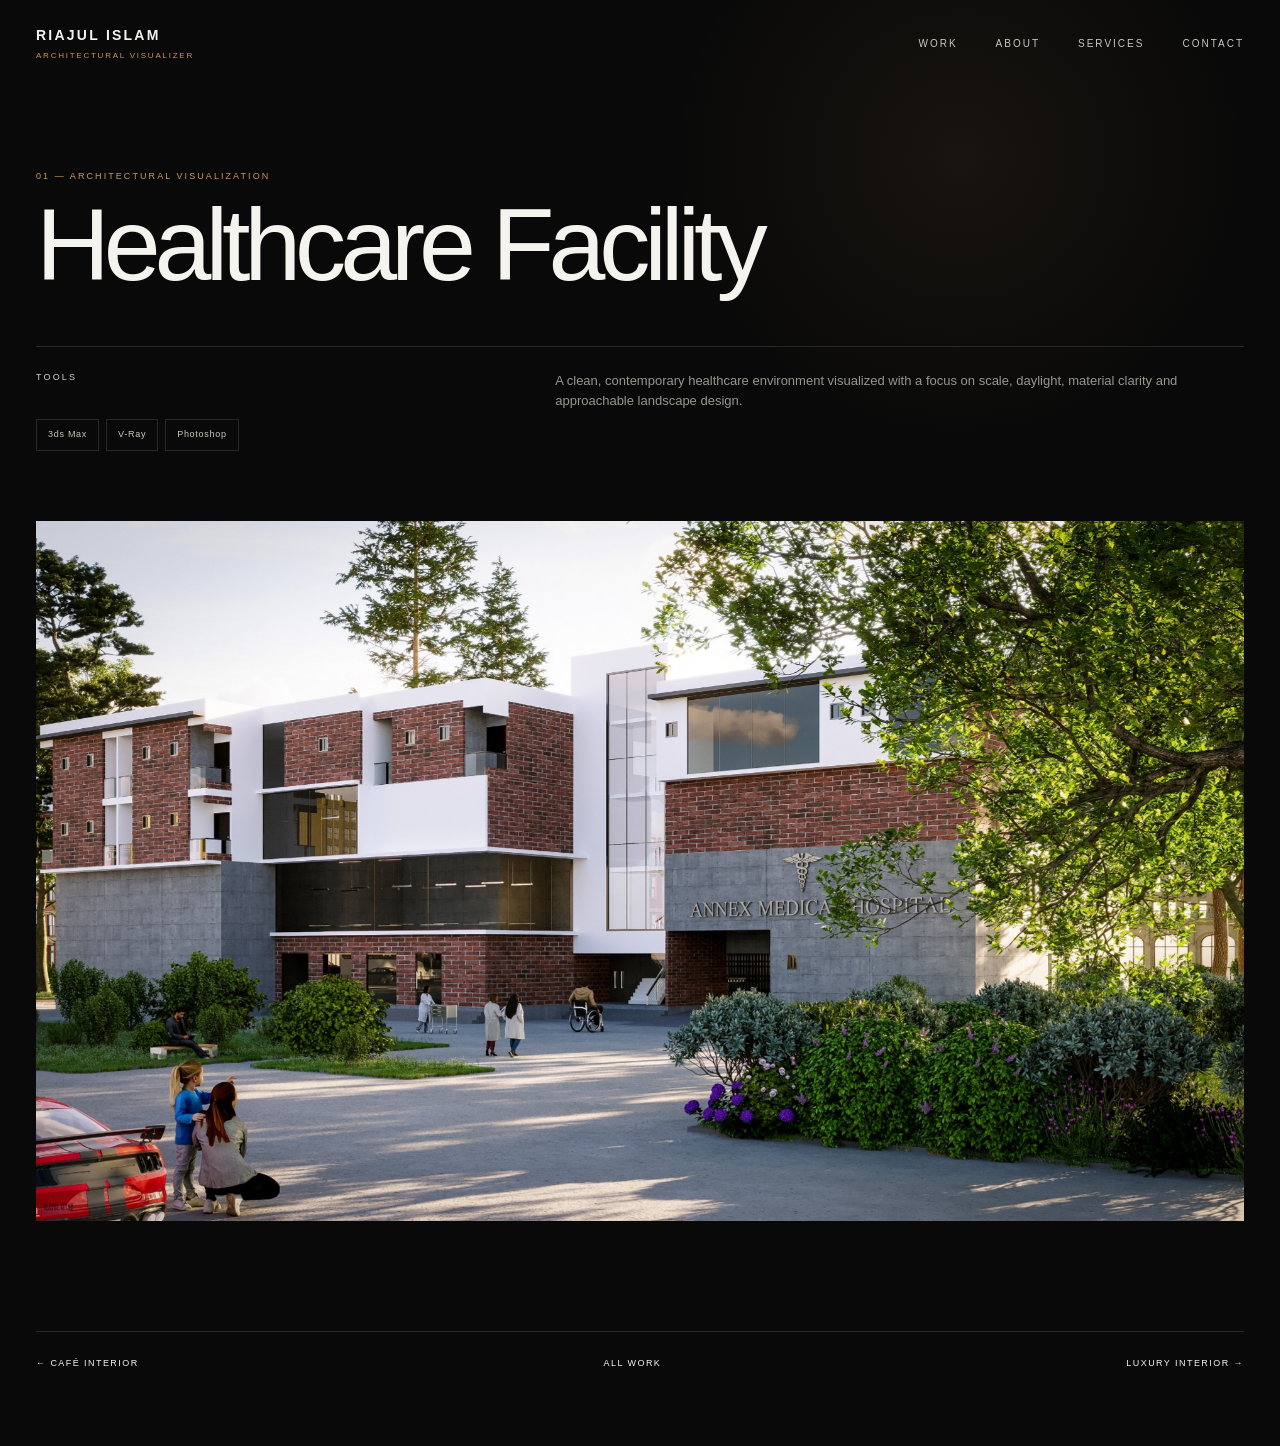
<file: work/project-01.html>
<!doctype html><html lang="en"><head><meta charset="utf-8"><meta name="viewport" content="width=device-width,initial-scale=1">
<title>Healthcare Facility — Riajul Islam</title><link rel="stylesheet" href="../assets/css/style.css"></head><body>
<header class="nav"><div class="container nav-inner">
      <a class="logo" href="../index.html"><span>RIAJUL ISLAM</span><small>ARCHITECTURAL VISUALIZER</small></a>
      <button class="menu" aria-label="Menu">☰</button>
      <nav class="nav-links"><a href="../index.html#work">Work</a><a href="../index.html#about">About</a><a href="../index.html#services">Services</a><a href="../index.html#contact">Contact</a></nav>
    </div></header>
<section class="project-hero"><div class="container">
 <div class="eyebrow">01 — Architectural Visualization</div><h1>Healthcare Facility</h1>
 <div class="project-meta"><div><div class="kicker">Tools</div><div class="skills"><span class="tag">3ds Max</span><span class="tag">V-Ray</span><span class="tag">Photoshop</span></div></div><p>A clean, contemporary healthcare environment visualized with a focus on scale, daylight, material clarity and approachable landscape design.</p></div>
</div></section>
<section class="gallery container"><div class="full reveal"><img src="../assets/images/healthcare-01.jpg" alt="Healthcare Facility"></div></section>
<div class="container project-nav"><a href="project-06.html">← Café Interior</a><a href="../index.html#work">All Work</a><a href="project-02.html">Luxury Interior →</a></div>
<script src="../assets/js/main.js"></script></body></html>
</file>
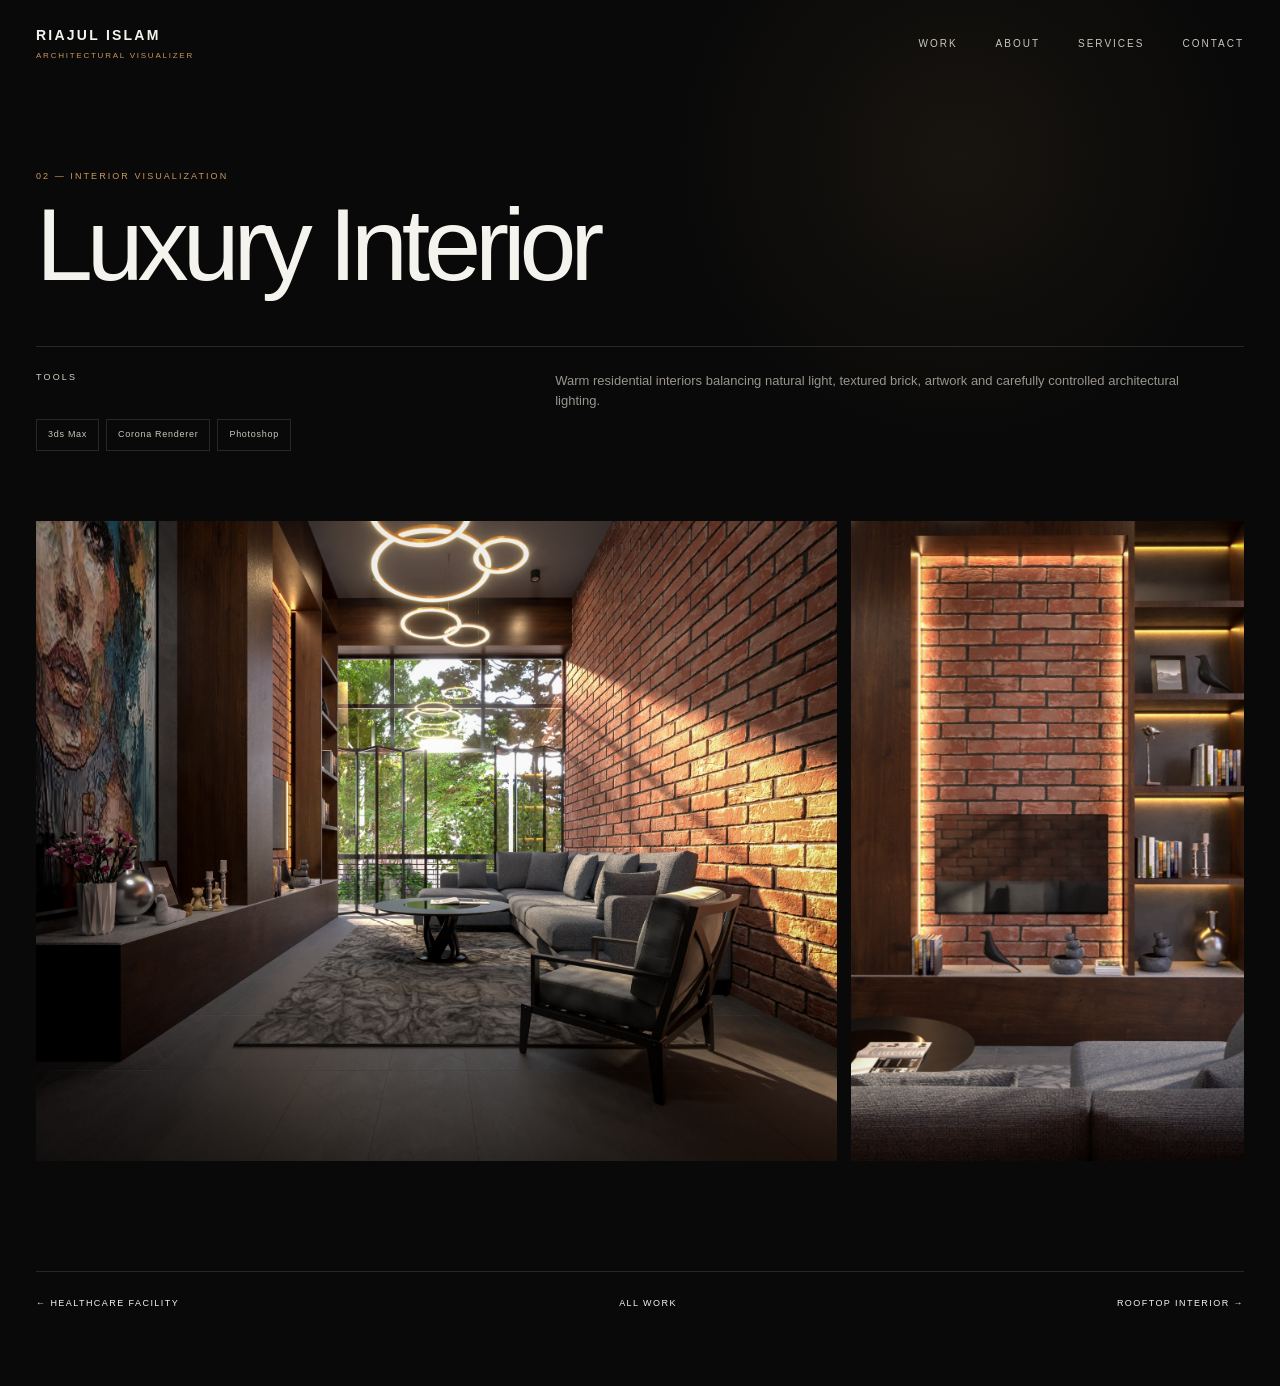
<file: work/project-02.html>
<!doctype html><html lang="en"><head><meta charset="utf-8"><meta name="viewport" content="width=device-width,initial-scale=1">
<title>Luxury Interior — Riajul Islam</title><link rel="stylesheet" href="../assets/css/style.css"></head><body>
<header class="nav"><div class="container nav-inner">
      <a class="logo" href="../index.html"><span>RIAJUL ISLAM</span><small>ARCHITECTURAL VISUALIZER</small></a>
      <button class="menu" aria-label="Menu">☰</button>
      <nav class="nav-links"><a href="../index.html#work">Work</a><a href="../index.html#about">About</a><a href="../index.html#services">Services</a><a href="../index.html#contact">Contact</a></nav>
    </div></header>
<section class="project-hero"><div class="container">
 <div class="eyebrow">02 — Interior Visualization</div><h1>Luxury Interior</h1>
 <div class="project-meta"><div><div class="kicker">Tools</div><div class="skills"><span class="tag">3ds Max</span><span class="tag">Corona Renderer</span><span class="tag">Photoshop</span></div></div><p>Warm residential interiors balancing natural light, textured brick, artwork and carefully controlled architectural lighting.</p></div>
</div></section>
<section class="gallery container"><div class="wide reveal"><img src="../assets/images/luxury-interior-01.jpg" alt="Luxury Interior"></div><div class="small reveal"><img src="../assets/images/luxury-interior-02.jpg" alt="Luxury Interior"></div></section>
<div class="container project-nav"><a href="project-01.html">← Healthcare Facility</a><a href="../index.html#work">All Work</a><a href="project-03.html">Rooftop Interior →</a></div>
<script src="../assets/js/main.js"></script></body></html>
</file>
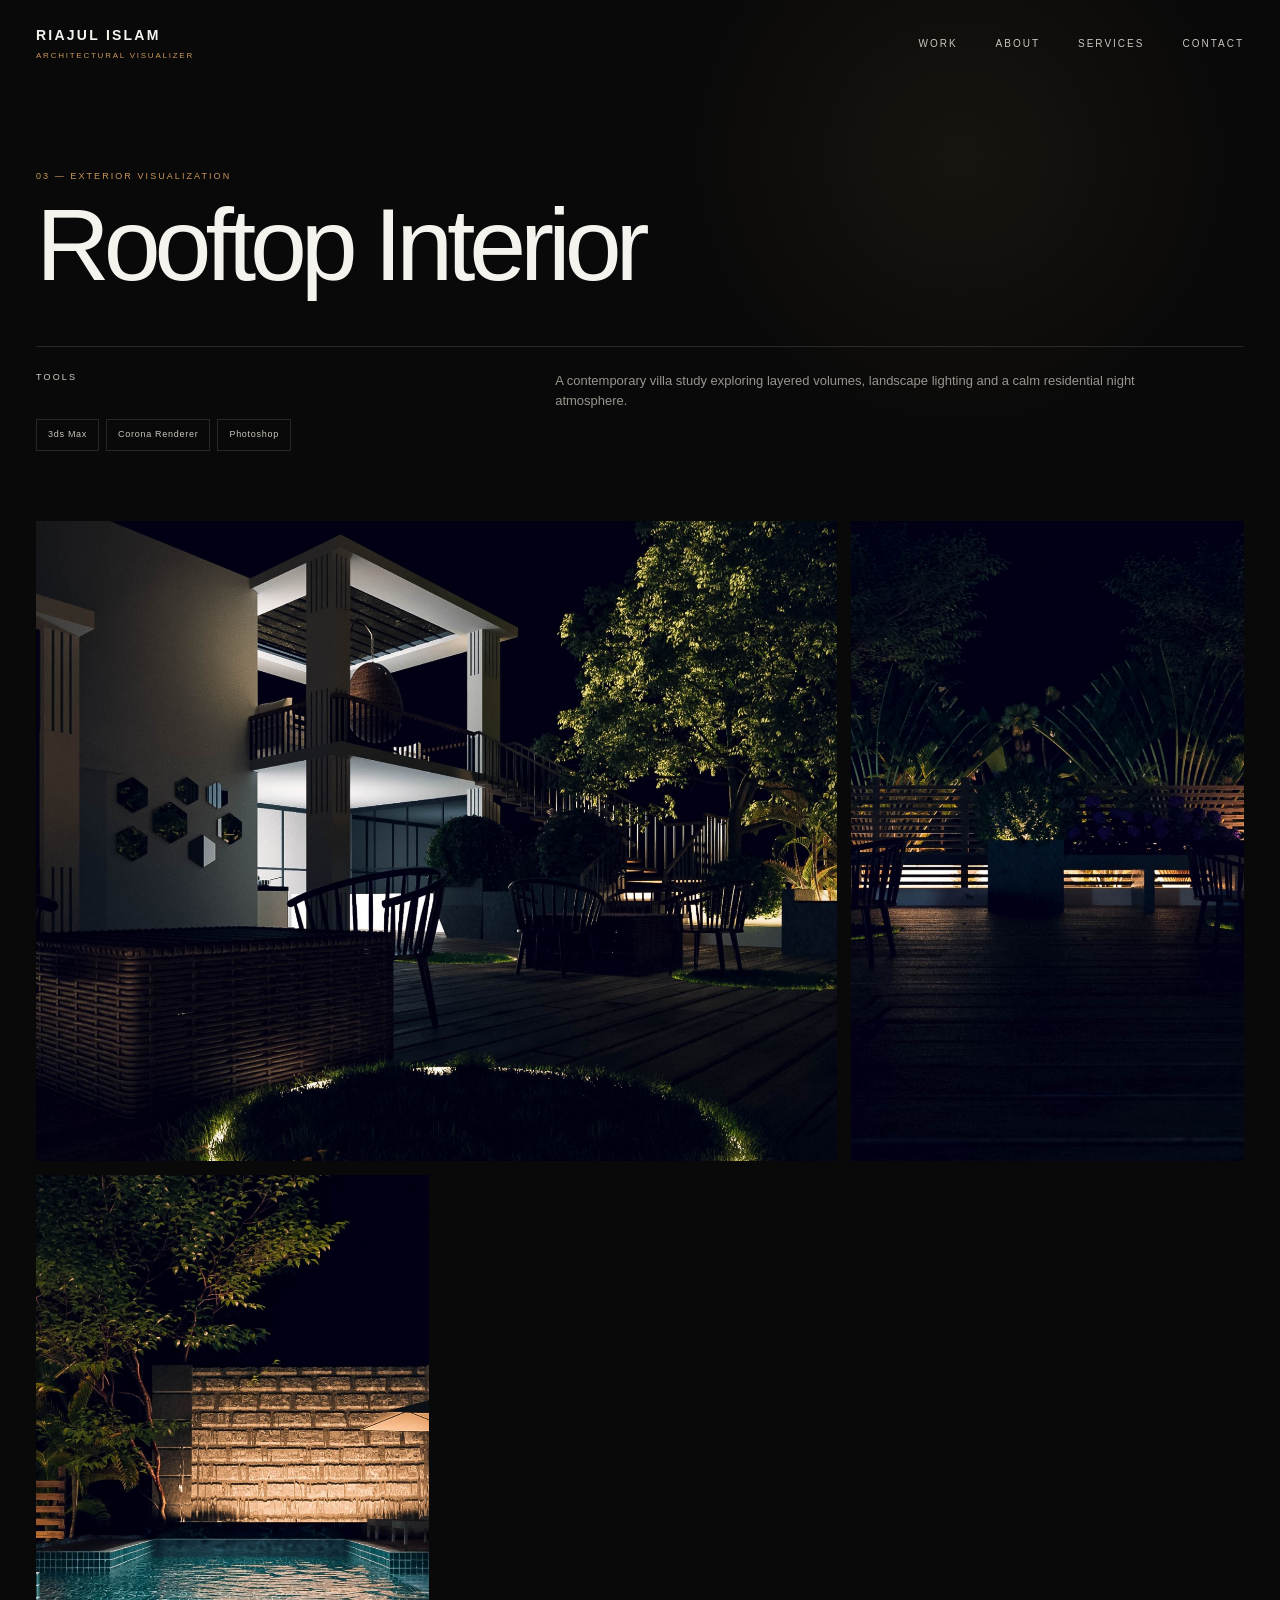
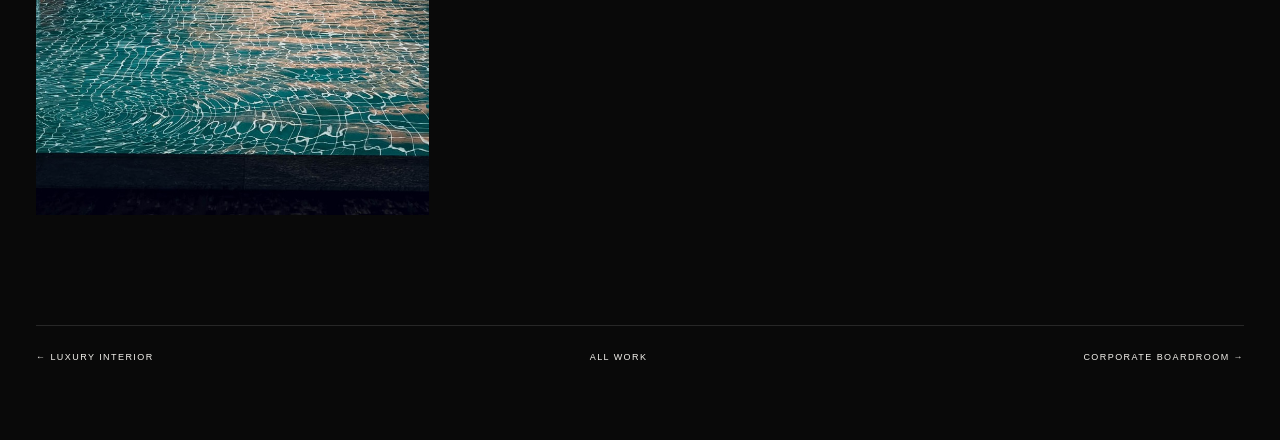
<file: work/project-03.html>
<!doctype html><html lang="en"><head><meta charset="utf-8"><meta name="viewport" content="width=device-width,initial-scale=1">
<title>Rooftop Interior — Riajul Islam</title><link rel="stylesheet" href="../assets/css/style.css"></head><body>
<header class="nav"><div class="container nav-inner">
      <a class="logo" href="../index.html"><span>RIAJUL ISLAM</span><small>ARCHITECTURAL VISUALIZER</small></a>
      <button class="menu" aria-label="Menu">☰</button>
      <nav class="nav-links"><a href="../index.html#work">Work</a><a href="../index.html#about">About</a><a href="../index.html#services">Services</a><a href="../index.html#contact">Contact</a></nav>
    </div></header>
<section class="project-hero"><div class="container">
 <div class="eyebrow">03 — Exterior Visualization</div><h1>Rooftop Interior</h1>
 <div class="project-meta"><div><div class="kicker">Tools</div><div class="skills"><span class="tag">3ds Max</span><span class="tag">Corona Renderer</span><span class="tag">Photoshop</span></div></div><p>A contemporary villa study exploring layered volumes, landscape lighting and a calm residential night atmosphere.</p></div>
</div></section>
<section class="gallery container"><div class="wide reveal"><img src="../assets/images/modern-villa-01.jpg" alt="Rooftop Interior"></div><div class="small reveal"><img src="../assets/images/modern-villa-02.jpg" alt="Rooftop Interior"></div><div class="small reveal"><img src="../assets/images/modern-villa-03.jpg" alt="Rooftop Interior"></div></section>
<div class="container project-nav"><a href="project-02.html">← Luxury Interior</a><a href="../index.html#work">All Work</a><a href="project-04.html">Corporate Boardroom →</a></div>
<script src="../assets/js/main.js"></script></body></html>
</file>
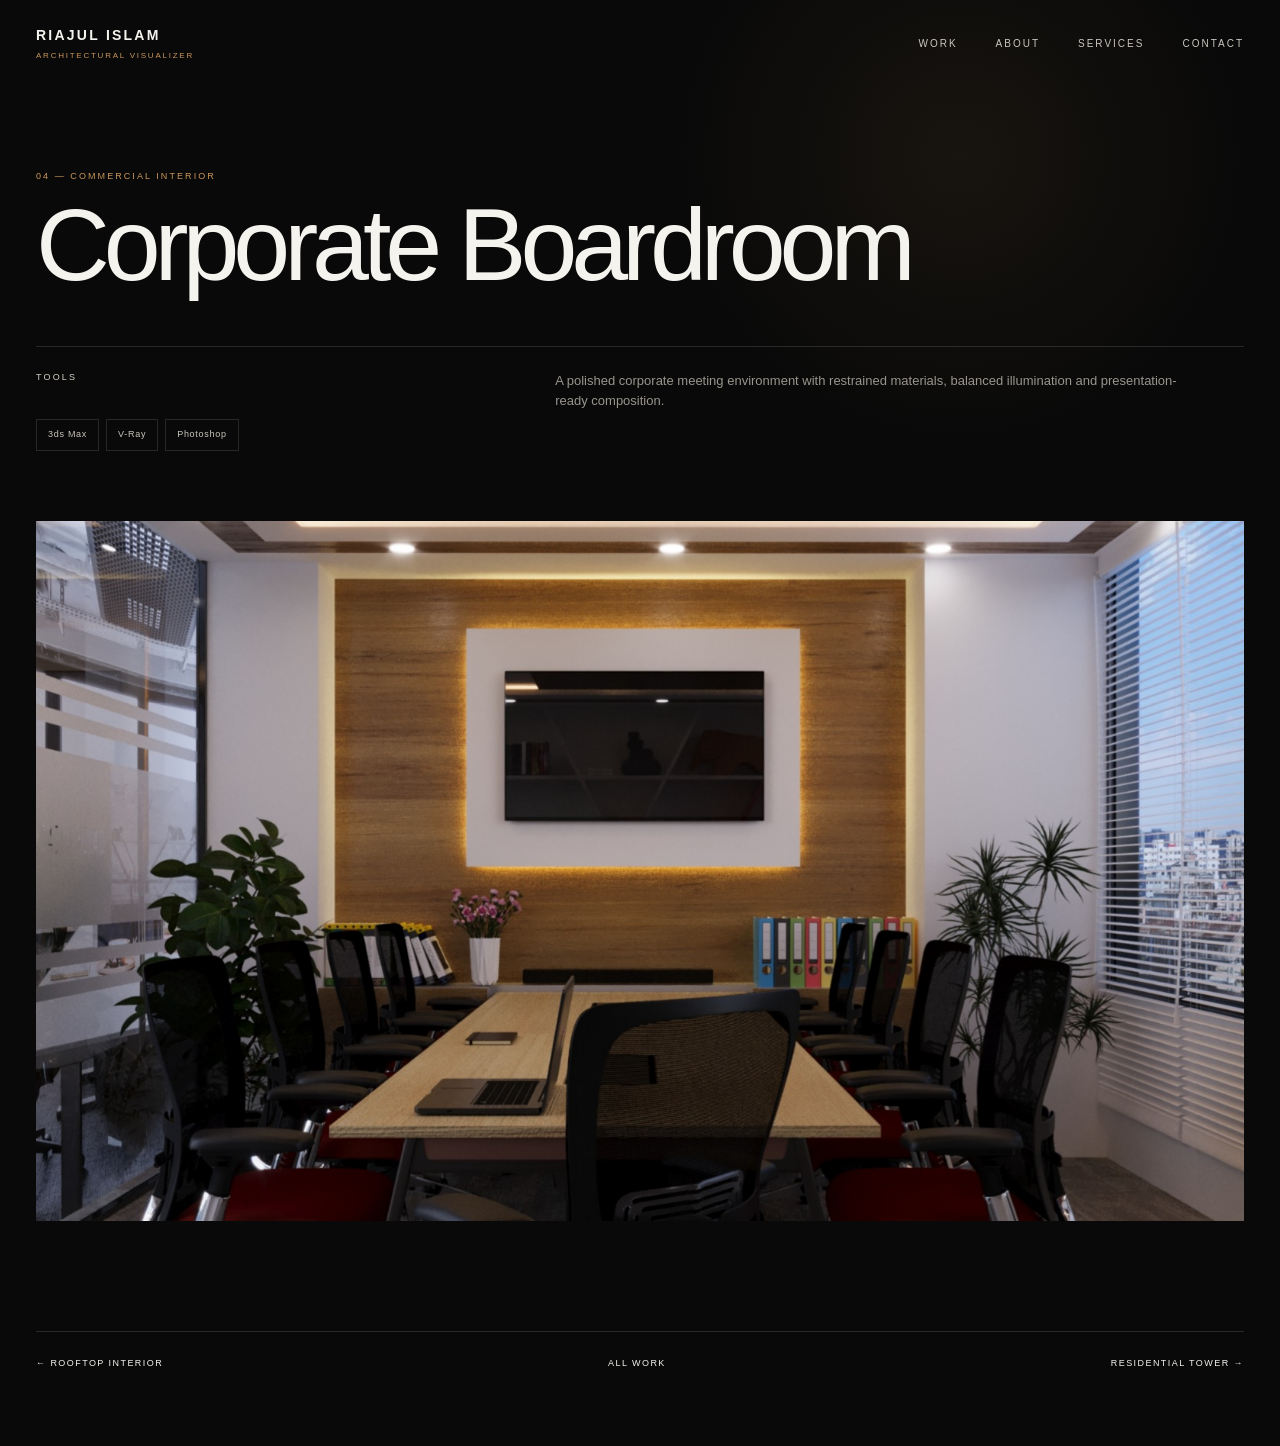
<file: work/project-04.html>
<!doctype html><html lang="en"><head><meta charset="utf-8"><meta name="viewport" content="width=device-width,initial-scale=1">
<title>Corporate Boardroom — Riajul Islam</title><link rel="stylesheet" href="../assets/css/style.css"></head><body>
<header class="nav"><div class="container nav-inner">
      <a class="logo" href="../index.html"><span>RIAJUL ISLAM</span><small>ARCHITECTURAL VISUALIZER</small></a>
      <button class="menu" aria-label="Menu">☰</button>
      <nav class="nav-links"><a href="../index.html#work">Work</a><a href="../index.html#about">About</a><a href="../index.html#services">Services</a><a href="../index.html#contact">Contact</a></nav>
    </div></header>
<section class="project-hero"><div class="container">
 <div class="eyebrow">04 — Commercial Interior</div><h1>Corporate Boardroom</h1>
 <div class="project-meta"><div><div class="kicker">Tools</div><div class="skills"><span class="tag">3ds Max</span><span class="tag">V-Ray</span><span class="tag">Photoshop</span></div></div><p>A polished corporate meeting environment with restrained materials, balanced illumination and presentation-ready composition.</p></div>
</div></section>
<section class="gallery container"><div class="full reveal"><img src="../assets/images/corporate-01.jpg" alt="Corporate Boardroom"></div></section>
<div class="container project-nav"><a href="project-03.html">← Rooftop Interior</a><a href="../index.html#work">All Work</a><a href="project-05.html">Residential Tower →</a></div>
<script src="../assets/js/main.js"></script></body></html>
</file>
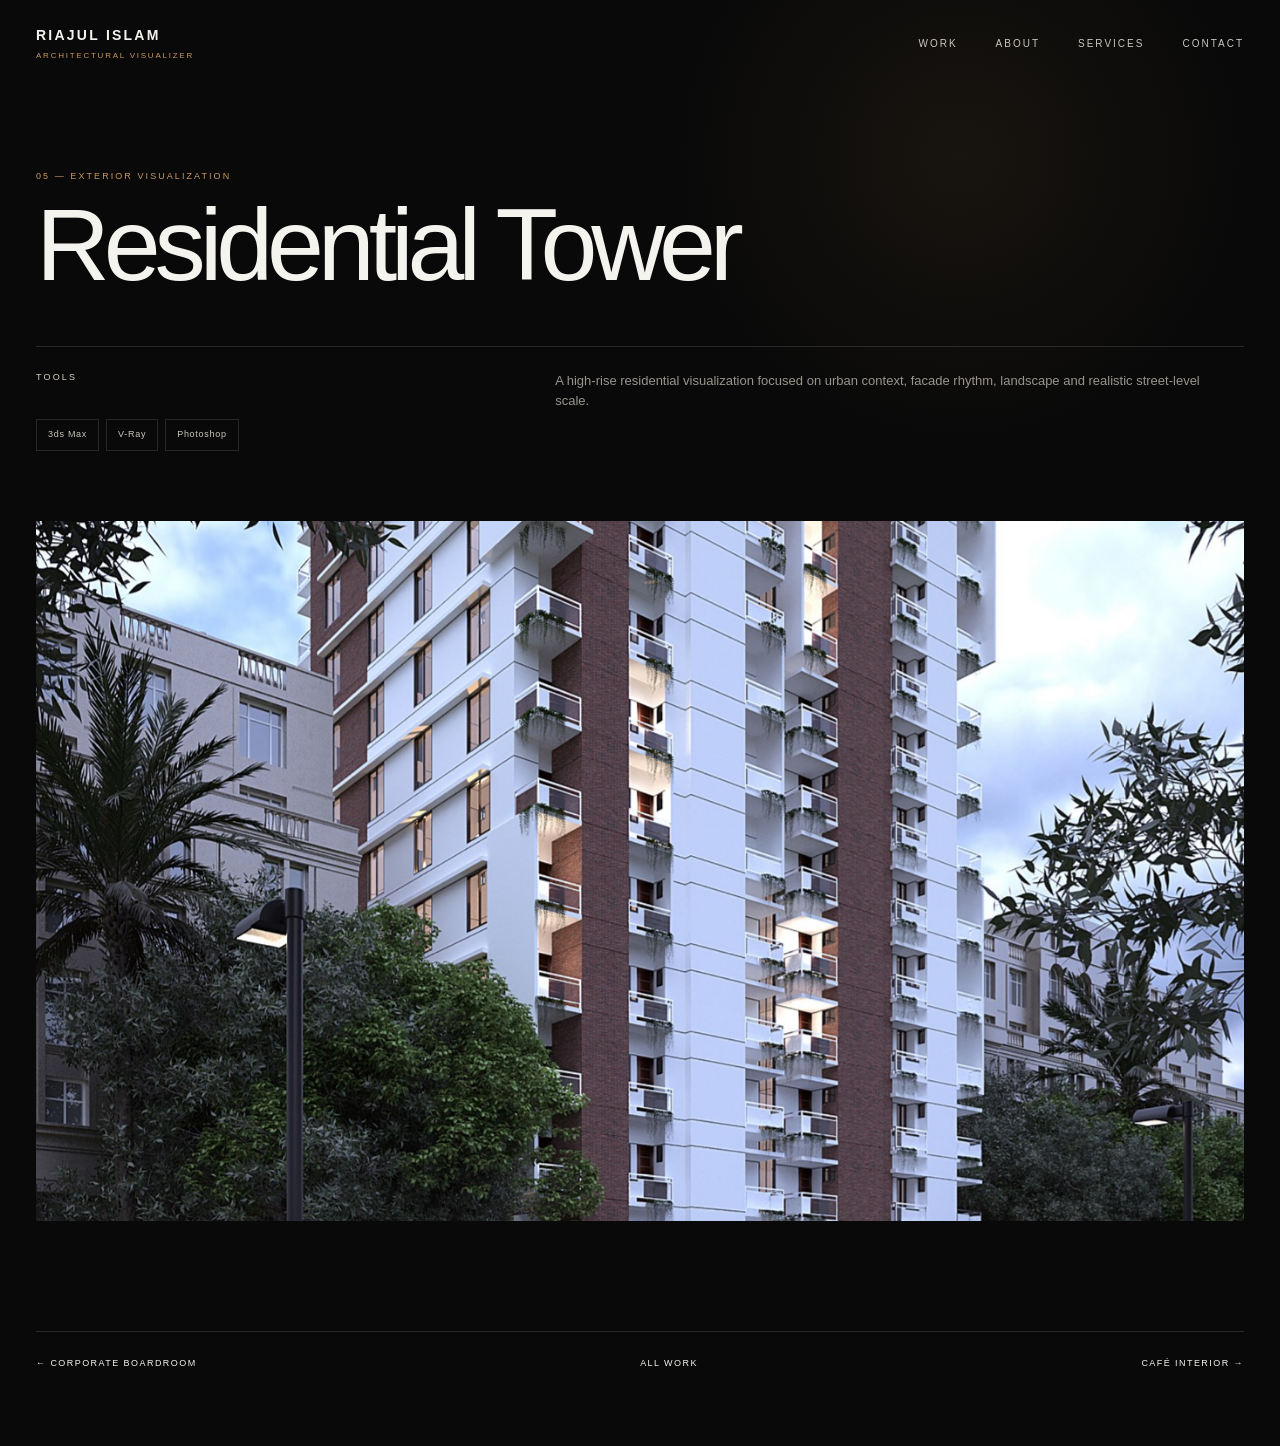
<file: work/project-05.html>
<!doctype html><html lang="en"><head><meta charset="utf-8"><meta name="viewport" content="width=device-width,initial-scale=1">
<title>Residential Tower — Riajul Islam</title><link rel="stylesheet" href="../assets/css/style.css"></head><body>
<header class="nav"><div class="container nav-inner">
      <a class="logo" href="../index.html"><span>RIAJUL ISLAM</span><small>ARCHITECTURAL VISUALIZER</small></a>
      <button class="menu" aria-label="Menu">☰</button>
      <nav class="nav-links"><a href="../index.html#work">Work</a><a href="../index.html#about">About</a><a href="../index.html#services">Services</a><a href="../index.html#contact">Contact</a></nav>
    </div></header>
<section class="project-hero"><div class="container">
 <div class="eyebrow">05 — Exterior Visualization</div><h1>Residential Tower</h1>
 <div class="project-meta"><div><div class="kicker">Tools</div><div class="skills"><span class="tag">3ds Max</span><span class="tag">V-Ray</span><span class="tag">Photoshop</span></div></div><p>A high-rise residential visualization focused on urban context, facade rhythm, landscape and realistic street-level scale.</p></div>
</div></section>
<section class="gallery container"><div class="full reveal"><img src="../assets/images/residential-01.jpg" alt="Residential Tower"></div></section>
<div class="container project-nav"><a href="project-04.html">← Corporate Boardroom</a><a href="../index.html#work">All Work</a><a href="project-06.html">Café Interior →</a></div>
<script src="../assets/js/main.js"></script></body></html>
</file>
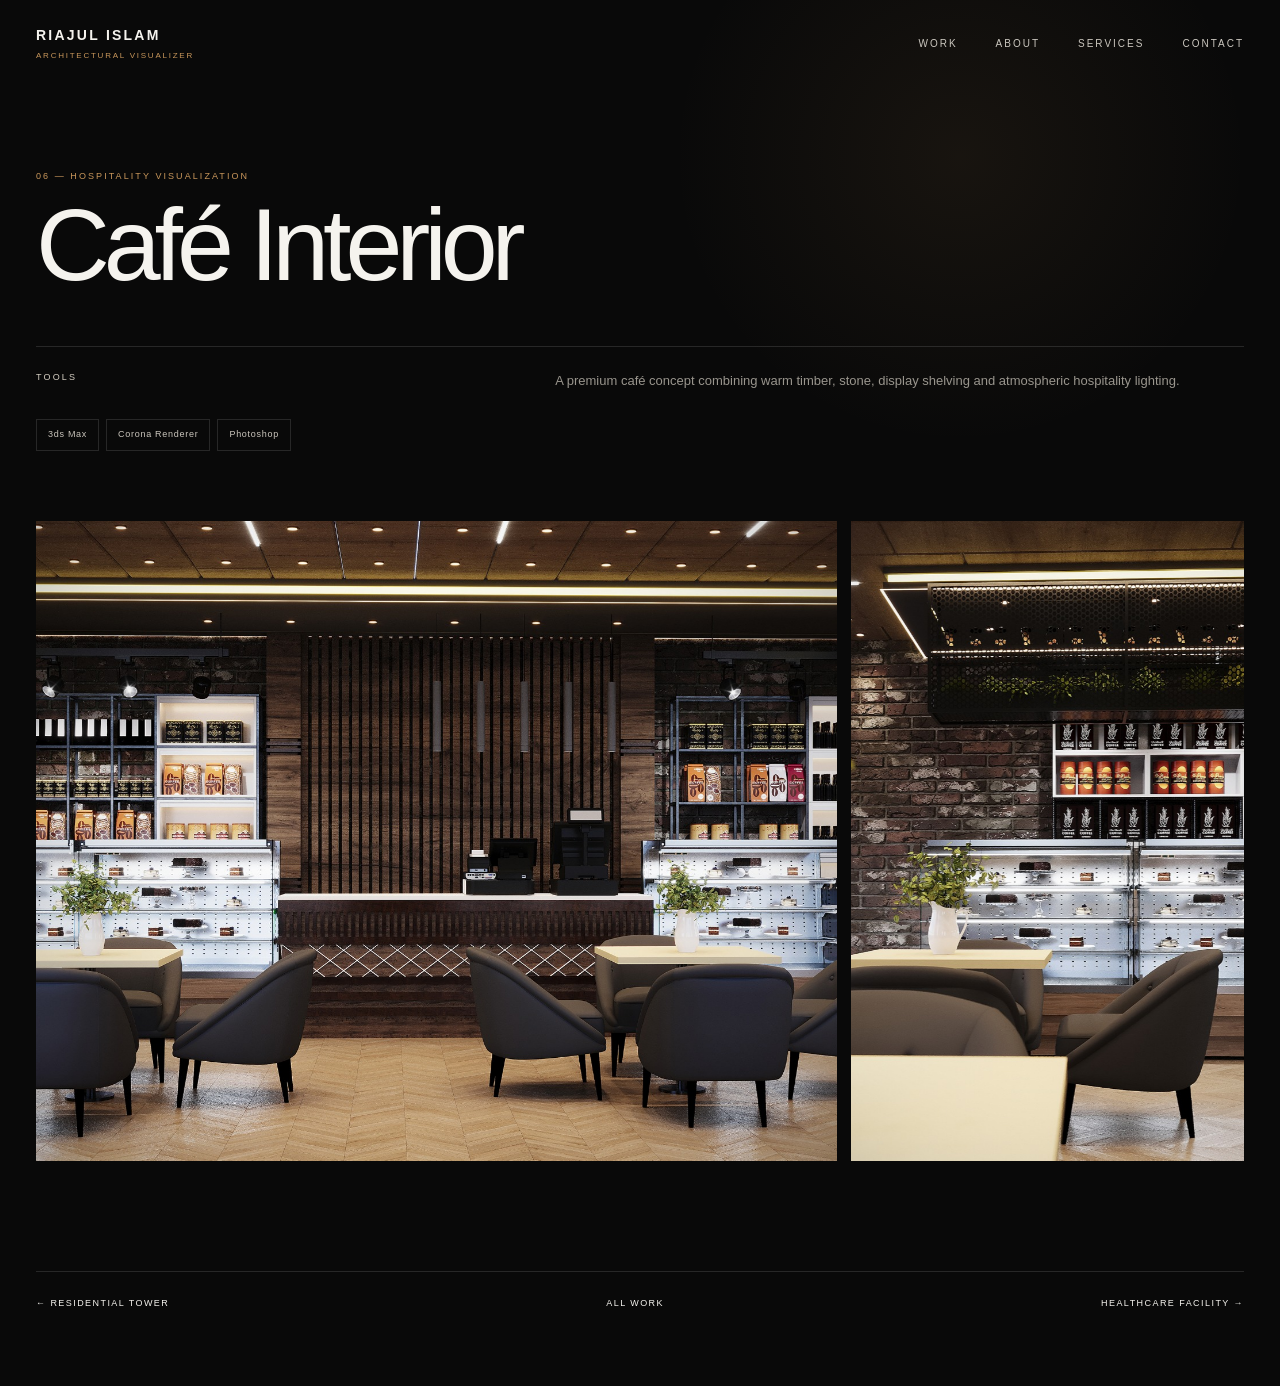
<file: work/project-06.html>
<!doctype html><html lang="en"><head><meta charset="utf-8"><meta name="viewport" content="width=device-width,initial-scale=1">
<title>Café Interior — Riajul Islam</title><link rel="stylesheet" href="../assets/css/style.css"></head><body>
<header class="nav"><div class="container nav-inner">
      <a class="logo" href="../index.html"><span>RIAJUL ISLAM</span><small>ARCHITECTURAL VISUALIZER</small></a>
      <button class="menu" aria-label="Menu">☰</button>
      <nav class="nav-links"><a href="../index.html#work">Work</a><a href="../index.html#about">About</a><a href="../index.html#services">Services</a><a href="../index.html#contact">Contact</a></nav>
    </div></header>
<section class="project-hero"><div class="container">
 <div class="eyebrow">06 — Hospitality Visualization</div><h1>Café Interior</h1>
 <div class="project-meta"><div><div class="kicker">Tools</div><div class="skills"><span class="tag">3ds Max</span><span class="tag">Corona Renderer</span><span class="tag">Photoshop</span></div></div><p>A premium café concept combining warm timber, stone, display shelving and atmospheric hospitality lighting.</p></div>
</div></section>
<section class="gallery container"><div class="wide reveal"><img src="../assets/images/cafe-01.jpg" alt="Café Interior"></div><div class="small reveal"><img src="../assets/images/cafe-02.jpg" alt="Café Interior"></div></section>
<div class="container project-nav"><a href="project-05.html">← Residential Tower</a><a href="../index.html#work">All Work</a><a href="project-01.html">Healthcare Facility →</a></div>
<script src="../assets/js/main.js"></script></body></html>
</file>
<file: assets/css/style.css>
:root{--bg:#090909;--panel:#101010;--panel2:#141311;--text:#f5f3ee;--muted:#99958d;--line:rgba(255,255,255,.12);--line2:rgba(255,255,255,.07);--accent:#c9975b;--accent2:#e2bd87;--max:1320px}
*{box-sizing:border-box;margin:0;padding:0}html{scroll-behavior:smooth}body{background:var(--bg);color:var(--text);font-family:Inter,Arial,sans-serif;line-height:1.55}body,button,input,textarea{font-family:Inter,Arial,sans-serif}a{color:inherit;text-decoration:none}img{display:block;width:100%;height:100%;object-fit:cover}.container{width:min(var(--max),calc(100% - 72px));margin:auto}
.nav{position:fixed;top:0;left:0;width:100%;z-index:50;padding:25px 0;transition:.35s}.nav.scrolled{background:rgba(8,8,8,.82);backdrop-filter:blur(18px);border-bottom:1px solid var(--line)}.nav-inner{display:flex;justify-content:space-between;align-items:center}.logo{display:flex;flex-direction:column;gap:3px;letter-spacing:.16em;font-weight:800;font-size:14px}.logo small{font-size:8px;letter-spacing:.22em;color:var(--accent);font-weight:500}.nav-links{display:flex;gap:38px;font-size:10px;text-transform:uppercase;letter-spacing:.2em;color:#cbc7bf}.nav-links a{position:relative}.nav-links a:after{content:"";position:absolute;left:0;bottom:-8px;width:0;height:1px;background:var(--accent);transition:.3s}.nav-links a:hover:after{width:100%}.menu{display:none;background:none;border:0;color:#fff;font-size:24px}
.hero{min-height:100vh;position:relative;display:flex;align-items:flex-end;overflow:hidden}.hero-image{position:absolute;inset:0}.hero-image img{transform:scale(1.08);opacity:1;will-change:transform,opacity}.hero-overlay{position:absolute;inset:0;background:linear-gradient(90deg,rgba(0,0,0,.76) 0%,rgba(0,0,0,.38) 48%,rgba(0,0,0,.2) 100%),linear-gradient(0deg,rgba(0,0,0,.82),transparent 58%)}.hero-side{position:absolute;right:28px;top:50%;writing-mode:vertical-rl;transform:translateY(-50%);font-size:8px;letter-spacing:.25em;color:rgba(255,255,255,.58);z-index:2}.hero-side span{margin-top:22px;color:var(--accent)}.hero-content{position:relative;z-index:2;padding:0 0 92px}.kicker{font-size:9px;letter-spacing:.24em;text-transform:uppercase;color:#d7d0c4;margin-bottom:18px}.hero h1{font-size:clamp(58px,8.6vw,126px);line-height:.88;letter-spacing:-.065em;font-weight:500;max-width:1000px}.hero h1 em,.section h2 em,.contact h2 em{font-family:Georgia,serif;font-weight:400;font-style:italic;color:var(--accent2)}.hero-bottom{display:flex;justify-content:space-between;align-items:end;gap:40px;margin-top:38px;max-width:1050px}.hero-copy{color:#c6c1b8;max-width:510px;font-size:14px}.btn{display:inline-flex;align-items:center;justify-content:space-between;gap:32px;min-width:205px;border:1px solid rgba(255,255,255,.34);padding:15px 17px;font-size:9px;text-transform:uppercase;letter-spacing:.18em;transition:.3s}.btn:hover{background:var(--text);color:#111;border-color:var(--text)}.scroll-cue{position:absolute;right:73px;bottom:43px;z-index:3;display:flex;align-items:center;gap:12px;font-size:8px;text-transform:uppercase;letter-spacing:.18em;color:#aaa}.scroll-cue i{display:block;width:42px;height:1px;background:var(--accent)}

/* Cinematic hero entrance */
.hero-image{overflow:hidden}
.hero-overlay{opacity:1;will-change:opacity}
.hero-content,.hero-side,.scroll-cue{will-change:opacity,transform}
.hero.animate-in .hero-image img{
  animation:heroImageIn 2.1s cubic-bezier(.16,.8,.2,1) both;
}
.hero.animate-in .hero-overlay{
  animation:heroOverlayIn 1.7s ease both;
}
.hero.animate-in .hero-side{
  animation:heroSideIn .9s .65s cubic-bezier(.16,.8,.2,1) both;
}
.hero.animate-in .kicker{
  animation:heroTextIn .85s .95s cubic-bezier(.16,.8,.2,1) both;
}
.hero.animate-in .hero-line-1{
  animation:heroTextIn 1s 1.12s cubic-bezier(.16,.8,.2,1) both;
}
.hero.animate-in .hero-line-2{
  animation:heroTextIn 1.05s 1.34s cubic-bezier(.16,.8,.2,1) both;
}
.hero.animate-in .hero-copy{
  animation:heroTextIn .9s 1.72s cubic-bezier(.16,.8,.2,1) both;
}
.hero.animate-in .hero-bottom .btn{
  animation:heroButtonIn .9s 1.9s cubic-bezier(.16,.8,.2,1) both;
}
.hero.animate-in .scroll-cue{
  animation:heroSideIn .9s 2.15s cubic-bezier(.16,.8,.2,1) both;
}
.hero-line{display:inline-block;opacity:0}
.hero.animate-in .hero-line,.hero.animate-in .kicker,.hero.animate-in .hero-copy,.hero.animate-in .hero-bottom .btn,
.hero.animate-in .hero-side,.hero.animate-in .scroll-cue{animation-fill-mode:both}

@keyframes heroImageIn{
  from{opacity:0;transform:scale(1.08)}
  to{opacity:1;transform:scale(1.02)}
}
@keyframes heroOverlayIn{from{opacity:0}to{opacity:1}}
@keyframes heroTextIn{
  from{opacity:0;transform:translate3d(0,28px,0);filter:blur(5px)}
  to{opacity:1;transform:translate3d(0,0,0);filter:blur(0)}
}
@keyframes heroButtonIn{
  from{opacity:0;transform:translate3d(18px,0,0);filter:blur(3px)}
  to{opacity:1;transform:translate3d(0,0,0);filter:blur(0)}
}
@keyframes heroSideIn{
  from{opacity:0;transform:translate3d(18px,-50%,0)}
  to{opacity:1;transform:translate3d(0,-50%,0)}
}
@media (prefers-reduced-motion: reduce){
  .hero.animate-in .hero-image img,.hero.animate-in .hero-overlay,.hero.animate-in .hero-side,
  .hero.animate-in .kicker,.hero.animate-in .hero-line-1,.hero.animate-in .hero-line-2,
  .hero.animate-in .hero-copy,.hero.animate-in .hero-bottom .btn,.hero.animate-in .scroll-cue{
    animation:none!important;opacity:1!important;transform:none!important;filter:none!important;
  }
}

/* Premium cinematic motion layer */
.hero::before{
  content:"";position:absolute;inset:-12%;z-index:1;pointer-events:none;
  background:radial-gradient(circle at 50% 42%,rgba(226,189,135,.16),transparent 22%,rgba(0,0,0,0) 46%);
  mix-blend-mode:screen;opacity:0;transform:translate3d(var(--light-x,0px),var(--light-y,0px),0) scale(1.08);
  transition:transform .25s ease-out;will-change:transform,opacity;
}
.hero::after{
  content:"";position:absolute;inset:0;z-index:1;pointer-events:none;
  background:linear-gradient(115deg,transparent 30%,rgba(255,244,218,.055) 47%,transparent 64%);
  background-size:220% 100%;opacity:0;
}
.hero.animate-in::before{animation:ambientLightIn 2.2s 1.15s ease both}
.hero.animate-in::after{animation:lightSweep 4.8s 1.45s cubic-bezier(.2,.7,.2,1) both}
.hero-image img{transition:transform .12s linear;will-change:transform}
.hero-overlay{z-index:1}
.hero-content,.hero-side,.scroll-cue{z-index:3}
.hero-image{z-index:0}
@keyframes ambientLightIn{from{opacity:0}to{opacity:.78}}
@keyframes lightSweep{0%{opacity:0;background-position:130% 0}18%{opacity:.75}55%{opacity:.28;background-position:0 0}100%{opacity:0;background-position:-40% 0}}

/* Scroll-driven image parallax */
.project-card{--parallax-y:0px}
.project-card img{transform:translate3d(0,var(--parallax-y),0) scale(1.06);will-change:transform}
.project-card:hover img{transform:translate3d(0,var(--parallax-y),0) scale(1.09);filter:saturate(.82)}
.about-image,.contact-image{--parallax-y:0px}
.about-image img,.contact-image img{transform:translate3d(0,var(--parallax-y),0) scale(1.06);will-change:transform}
.gallery>div{--parallax-y:0px}
.gallery>div img{transform:translate3d(0,var(--parallax-y),0) scale(1.035);will-change:transform}
.gallery>div:hover img{transform:translate3d(0,var(--parallax-y),0) scale(1.055)}

/* More refined reveal timing for content below the fold */
.work-section .project-card.reveal{transform:translateY(45px) scale(.985);transition:opacity .9s ease,transform 1s cubic-bezier(.16,.8,.2,1)}
.work-section .project-card.reveal.visible{transform:translateY(0) scale(1)}

@media(max-width:850px){
  .hero::before,.hero::after{display:none}
  .project-card img,.about-image img,.contact-image img,.gallery>div img{transform:scale(1.035)}
  .project-card:hover img,.gallery>div:hover img{transform:scale(1.05)}
}

.section{padding:145px 0}.section-head{display:flex;justify-content:space-between;gap:60px;align-items:end;margin-bottom:60px}.eyebrow{font-size:9px;letter-spacing:.23em;text-transform:uppercase;color:var(--accent);margin-bottom:15px}.section h2{font-size:clamp(42px,5.8vw,78px);line-height:.9;letter-spacing:-.055em;font-weight:500}.section-intro{max-width:405px;color:var(--muted);font-size:13px;line-height:1.8;padding-bottom:4px}.work-section{background:#0b0b0b}.work-grid{display:grid;grid-template-columns:repeat(12,1fr);gap:14px}.project-card{position:relative;overflow:hidden;background:#151515;min-height:510px}.project-large{grid-column:span 7}.project-tall{grid-column:span 5}.project-card:nth-child(3){min-height:590px}.project-card:nth-child(4){min-height:590px}.project-card:nth-child(5){min-height:540px}.project-card:nth-child(6){min-height:540px}.project-card img{transition:transform 1s cubic-bezier(.16,.8,.2,1),filter .8s}.project-card:hover img{transform:scale(1.055);filter:saturate(.82)}.card-shade{position:absolute;inset:0;background:linear-gradient(180deg,transparent 35%,rgba(0,0,0,.82) 100%)}.card-info{position:absolute;left:27px;right:27px;bottom:25px;z-index:2}.card-number{font-size:9px;letter-spacing:.18em;color:#ddd}.card-info h3{font-size:26px;line-height:1.1;font-weight:500;margin:7px 0 4px}.card-info>span:last-child{font-size:9px;letter-spacing:.16em;text-transform:uppercase;color:#bdb8af}.card-arrow{position:absolute;right:26px;top:24px;width:37px;height:37px;border:1px solid rgba(255,255,255,.35);display:grid;place-items:center;font-size:14px;font-weight:400;z-index:2;transition:.3s}.project-card:hover .card-arrow{background:#fff;color:#111;border-color:#fff;transform:translate(3px,-3px)}
.about{background:linear-gradient(90deg,#11100f,#0e0e0e)}.about-grid{display:grid;grid-template-columns:1fr 1fr;gap:95px;align-items:center}.about-image{height:690px;position:relative;overflow:hidden;background:#161616}.about-image:after{content:"";position:absolute;inset:0;background:linear-gradient(180deg,transparent 55%,rgba(0,0,0,.55))}.portrait-label{position:absolute;z-index:2;left:24px;bottom:22px;font-size:10px;letter-spacing:.16em}.portrait-label span{display:block;color:#b2ada4;font-size:8px;margin-top:5px}.about-copy h2{margin-bottom:25px}.about-copy p{color:var(--muted);font-size:15px;max-width:620px;margin:17px 0}.about-copy strong{color:#e7e2d9;font-weight:500}.stats{display:grid;grid-template-columns:repeat(3,1fr);gap:25px;margin-top:42px}.stat{border-top:1px solid var(--line);padding-top:15px}.stat strong{font-size:32px;font-weight:400;display:block;letter-spacing:-.04em}.stat span{font-size:8px;color:var(--muted);text-transform:uppercase;letter-spacing:.15em}.skills{margin-top:34px;display:flex;flex-wrap:wrap;gap:7px}.tag{border:1px solid var(--line);padding:8px 11px;font-size:9px;letter-spacing:.08em;color:#cbc6bd}
.services-section{background:#0a0a0a}.services{display:grid;grid-template-columns:repeat(4,1fr);border-top:1px solid var(--line);border-left:1px solid var(--line)}.service{padding:28px 28px 34px;border-right:1px solid var(--line);border-bottom:1px solid var(--line);min-height:270px;transition:.35s}.service:hover{background:#11100f}.service-top{display:flex;justify-content:space-between;color:var(--accent);font-size:9px;letter-spacing:.18em}.service-top i{font-style:normal;font-size:16px;color:#8b877f}.service h3{font-size:21px;font-weight:500;margin:75px 0 12px}.service p{color:var(--muted);font-size:12px;line-height:1.8;max-width:260px}
.contact{position:relative;min-height:690px;display:flex;align-items:center;overflow:hidden}.contact-image{position:absolute;inset:0}.contact-image img{filter:brightness(.5) saturate(.75)}.contact-overlay{position:absolute;inset:0;background:linear-gradient(90deg,rgba(5,5,5,.92),rgba(5,5,5,.67) 58%,rgba(5,5,5,.48)),linear-gradient(0deg,rgba(0,0,0,.5),transparent)}.contact-inner{position:relative;z-index:2;display:grid;grid-template-columns:1.25fr .75fr;gap:100px;align-items:end}.contact h2{font-size:clamp(50px,7vw,98px);line-height:.88;letter-spacing:-.06em;font-weight:500}.contact-lead{color:#b7b2aa;font-size:13px;max-width:430px;margin-top:28px}.contact-info{display:flex;flex-direction:column;gap:27px}.contact-item{border-top:1px solid rgba(255,255,255,.18);padding-top:12px}.contact-item small{font-size:8px;letter-spacing:.18em;text-transform:uppercase;color:#9d988f}.contact-item a{display:block;font-size:13px;margin-top:5px;color:#e5e0d7;word-break:break-word}.contact-item a:hover{color:var(--accent2)}.contact-btn{margin-top:8px}
.footer{border-top:1px solid var(--line);padding:24px 0;color:#77736c;font-size:8px;letter-spacing:.13em;text-transform:uppercase}.footer .container{display:flex;justify-content:space-between;gap:20px}.footer a:hover{color:var(--accent)}
.project-hero{padding:170px 0 70px;background:radial-gradient(circle at 75% 30%,rgba(201,151,91,.08),transparent 28%)}.project-hero h1{font-size:clamp(48px,8vw,112px);line-height:.9;letter-spacing:-.06em;font-weight:500;max-width:1000px}.project-meta{display:grid;grid-template-columns:1fr 1.5fr;gap:60px;margin-top:55px;padding-top:24px;border-top:1px solid var(--line)}.project-meta p{color:var(--muted);font-size:13px;max-width:650px}.gallery{display:grid;grid-template-columns:repeat(12,1fr);gap:14px;padding-bottom:110px}.gallery .wide{grid-column:span 8;height:640px}.gallery .small{grid-column:span 4;height:640px}.gallery .full{grid-column:1/-1;height:700px}.gallery>div{overflow:hidden}.gallery img{transition:transform 1s}.gallery>div:hover img{transform:scale(1.025)}.project-nav{display:flex;justify-content:space-between;border-top:1px solid var(--line);padding:25px 0 75px;text-transform:uppercase;font-size:9px;letter-spacing:.16em}.project-nav a:hover{color:var(--accent)}
.reveal{opacity:0;transform:translateY(30px);transition:opacity .8s ease,transform .8s ease}.reveal.visible{opacity:1;transform:none}
@media(max-width:850px){.container{width:min(var(--max),calc(100% - 30px))}.nav{padding:18px 0}.nav-links{display:none}.menu{display:block}.nav-links.open{display:flex;position:absolute;top:65px;left:15px;right:15px;background:#101010;padding:22px;flex-direction:column;gap:18px;border:1px solid var(--line)}.hero-content{padding-bottom:65px}.hero h1{font-size:clamp(50px,15vw,82px)}.hero-side{display:none}.hero-bottom{align-items:start;flex-direction:column;margin-top:28px}.scroll-cue{display:none}.section{padding:90px 0}.section-head{display:block;margin-bottom:38px}.section-intro{margin-top:22px}.work-grid{display:block}.project-card,.project-card:nth-child(n){min-height:430px;margin-bottom:12px}.about-grid,.contact-inner{grid-template-columns:1fr;gap:45px}.about-image{height:520px}.services{grid-template-columns:1fr 1fr}.service{min-height:245px;padding:22px}.service h3{margin-top:55px;font-size:18px}.contact{min-height:780px;padding:90px 0}.contact-info{gap:22px}.footer .container{flex-direction:column;gap:10px}.project-meta{grid-template-columns:1fr;gap:18px}.gallery{display:block;padding-bottom:60px}.gallery>div{height:430px!important;margin-bottom:12px}.project-nav{padding-bottom:55px}}
@media(max-width:520px){.services{grid-template-columns:1fr}.service{min-height:220px}.stats{gap:10px}.stat strong{font-size:26px}.card-info h3{font-size:23px}.contact h2{font-size:55px}.footer .container span:nth-child(2){display:none}}
/* =========================================
   PREMIUM PROJECT LIGHTBOX
========================================= */

.lightbox {
  position: fixed;
  inset: 0;
  z-index: 9999;

  display: flex;
  align-items: center;
  justify-content: center;

  background: rgba(5, 5, 5, 0.96);

  opacity: 0;
  visibility: hidden;
  pointer-events: none;

  transition:
    opacity .35s ease,
    visibility .35s ease;
}

.lightbox.active {
  opacity: 1;
  visibility: visible;
  pointer-events: auto;
}

.lightbox-content {
  width: min(90vw, 1500px);
  height: 88vh;

  display: flex;
  align-items: center;
  justify-content: center;

  position: relative;
}

.lightbox-content img {
  max-width: 100%;
  max-height: 100%;

  width: auto;
  height: auto;

  object-fit: contain;

  box-shadow: 0 25px 90px rgba(0,0,0,.6);

  animation: lightboxImageIn .35s ease;
}

@keyframes lightboxImageIn {

  from {
    opacity: 0;
    transform: scale(.96);
  }

  to {
    opacity: 1;
    transform: scale(1);
  }

}


/* CLOSE */

.lightbox-close {
  position: absolute;

  top: 25px;
  right: 30px;

  z-index: 10;

  width: 46px;
  height: 46px;

  border: 1px solid rgba(255,255,255,.25);
  border-radius: 50%;

  background: rgba(0,0,0,.25);

  color: #fff;

  font-size: 30px;
  font-weight: 200;

  cursor: pointer;

  transition: .3s ease;
}

.lightbox-close:hover {
  background: rgba(255,255,255,.12);
  transform: rotate(90deg);
}


/* PREVIOUS / NEXT */

.lightbox-prev,
.lightbox-next {
  position: absolute;

  top: 50%;
  transform: translateY(-50%);

  z-index: 10;

  width: 55px;
  height: 55px;

  border: 1px solid rgba(255,255,255,.25);
  border-radius: 50%;

  background: rgba(0,0,0,.25);

  color: #fff;

  font-size: 22px;

  cursor: pointer;

  transition: .3s ease;
}

.lightbox-prev {
  left: 28px;
}

.lightbox-next {
  right: 28px;
}

.lightbox-prev:hover {
  background: rgba(255,255,255,.12);
  transform: translateY(-50%) translateX(-4px);
}

.lightbox-next:hover {
  background: rgba(255,255,255,.12);
  transform: translateY(-50%) translateX(4px);
}


/* COUNTER */

.lightbox-counter {
  position: absolute;

  bottom: -32px;
  left: 50%;

  transform: translateX(-50%);

  color: rgba(255,255,255,.65);

  font-size: 11px;

  letter-spacing: 2px;
}


/* MOBILE */

@media (max-width: 768px) {

  .lightbox-content {
    width: 92vw;
    height: 78vh;
  }

  .lightbox-prev,
  .lightbox-next {
    width: 42px;
    height: 42px;
    font-size: 17px;
  }

  .lightbox-prev {
    left: 10px;
  }

  .lightbox-next {
    right: 10px;
  }

  .lightbox-close {
    top: 15px;
    right: 15px;

    width: 40px;
    height: 40px;

    font-size: 25px;
  }

}
</file>
